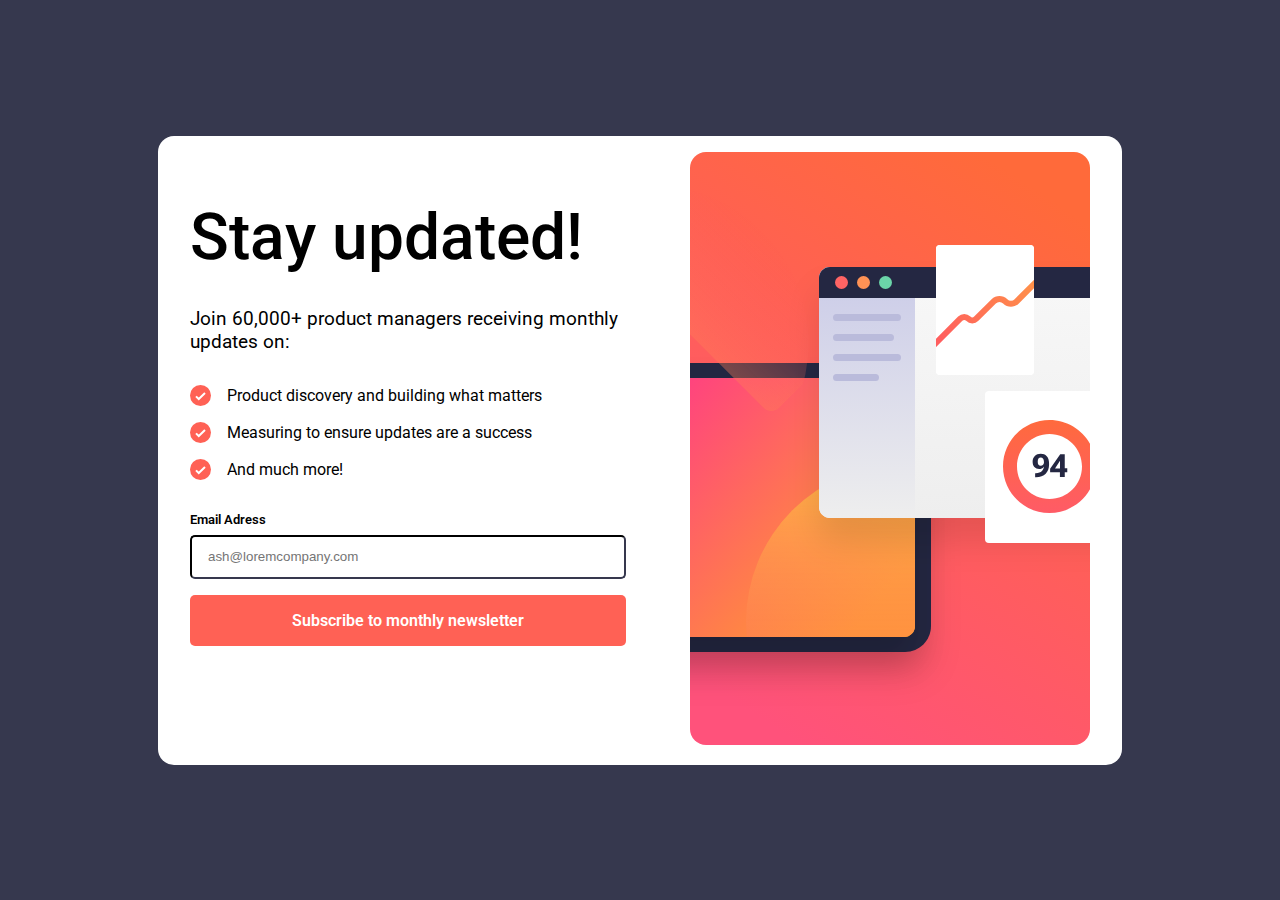
<file: index.html>
<!DOCTYPE html>
<html lang="en">
  <head>
    <meta charset="UTF-8" />
    <meta name="viewport" content="width=device-width, initial-scale=1.0" />
    <title>
      Frontend Mentor | Newsletter sign-up form with success message
    </title>
    <link rel="stylesheet" href="css/index.css" />
  </head>
  <body>
    <div id="root">
      <div class="content">
        <h2>Stay updated!</h2>
        <p>Join 60,000+ product managers receiving monthly updates on:</p>
        <ul>
          <li>
            <img src="assets/images/icon-list.svg" />
            Product discovery and building what matters
          </li>
          <li>
            <img src="assets/images/icon-list.svg" />
            Measuring to ensure updates are a success
          </li>
          <li>
            <img src="assets/images/icon-list.svg" />
            And much more!
          </li>
        </ul>
        <div class="input-div">
          <label for="">Email Adress</label>
          <input type="text" class="input" placeholder="ash@loremcompany.com" />
          <a class="btn" href="#"> Subscribe to monthly newsletter </a>
        </div>
      </div>
      <div class="image">
        <img src="assets/images/illustration-sign-up-desktop.svg" />
      </div>
    </div>

    <script src="js/script.js"></script>
  </body>
</html>
</file>
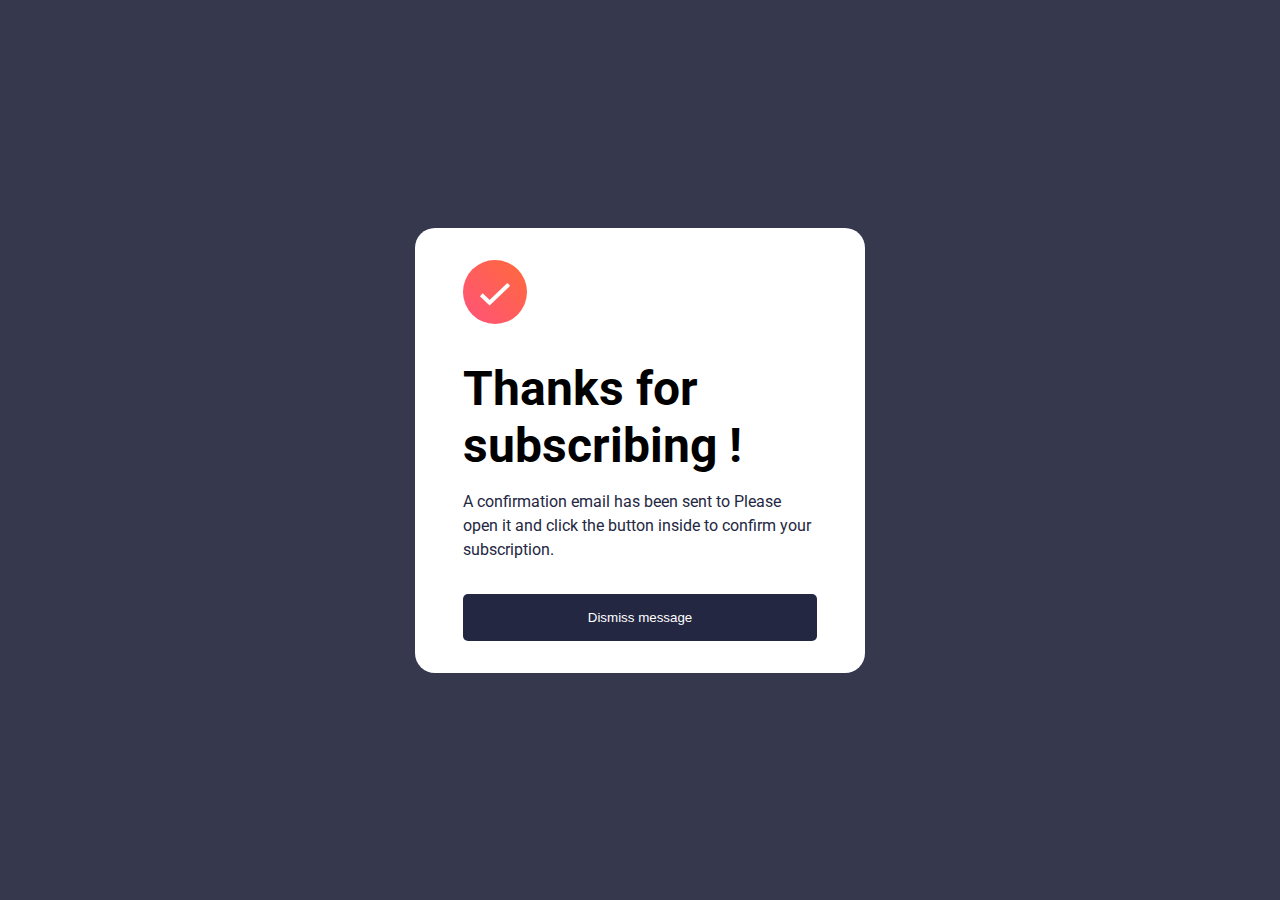
<file: succes.html>
<!DOCTYPE html>
<html lang="en">
  <head>
    <meta charset="UTF-8" />
    <meta name="viewport" content="width=device-width, initial-scale=1.0" />
    <title>Document</title>
    <link rel="stylesheet" href="css/index.css" />
  </head>
  <body>
    <div id="root">
      <div class="card">
        <img class="user-image" src="assets/images/icon-success.svg" alt="" />
        <h4>Thanks for subscribing !</h4>
        <p class="user-text">
          A confirmation email has been sent to
          <span class="email"></span>
          Please open it and click the button inside to confirm your
          subscription.
        </p>
        <button class="user-button">Dismiss message</button>
      </div>
    </div>

    <script src="js/succes.js"></script>
  </body>
</html>
</file>
<file: css/index.css>
@import url("https://fonts.googleapis.com/css2?family=Roboto:ital,wght@0,100;0,300;0,400;0,500;0,700;0,900;1,100;1,300;1,400;1,500;1,700;1,900&display=swap");

* {
  box-sizing: border-box;
  margin: 0;
  padding: 0;
}

html,
body {
  width: 100%;
  min-height: 100vh;
  background-color: var(--Charcoal-Grey);
  display: flex;
  align-items: center;
  justify-content: center;
  font-family: "Roboto", sans-serif;
  font-style: normal;
}

:root {
  --Dark-Slate-Grey: hsl(234, 29%, 20%);
  --Charcoal-Grey: hsl(235, 18%, 26%);
  --Grey: hsl(231, 7%, 60%);
  --White: hsl(0, 0%, 100%);
  --Tomato: hsl(4, 100%, 67%);
}

#root {
  display: flex;
  border-radius: 2rem;
}

li {
  list-style: none;
  margin: 1rem 0;
  display: flex;
  align-items: center;
  gap: 1rem;
}

.content {
  width: 500px;
  padding: 4rem 2rem;
  background-color: var(--White);
  display: flex;
  flex-direction: column;
  border-top-left-radius: 1rem;
  border-bottom-left-radius: 1rem;
}

.content h2 {
  width: 100%;
  font-size: 4rem;
  margin-bottom: 2rem;
  font-weight: 500;
}

.content p {
  margin-bottom: 1rem;
  font-weight: 400;
  font-size: 1.2rem;
  line-height: 1.2;
}

.image {
  padding: 1rem 2rem;
  background-color: var(--White);
  border-top-right-radius: 1rem;
  border-bottom-right-radius: 1rem;
}

.input-div {
  margin-top: 1rem;
  display: flex;
  flex-direction: column;
}

.input-div label {
  font-size: 13px;
  font-weight: 600;
  margin-bottom: 0.5rem;
}

.input-div input {
  padding: 0.8rem 1rem;
  border-radius: 5px;
  border-color: var(--Charcoal-Grey);
}

.input-div .btn {
  margin-top: 1rem;
  padding: 1rem 1rem;
  border-radius: 5px;
  border: none;
  background-color: rgb(255, 97, 85);
  color: var(--White);
  font-size: 1rem;
  font-weight: 600;
  cursor: pointer;
  text-align: center;
}
a {
  text-decoration: none;
  color: var(--White);
}

.user-image {
  margin: 1rem 0;
}

.card p {
  color: var(--Dark-Slate-Grey);
  margin: 1rem 0;
  line-height: 1.5;
}

.card span {
  color: black;
  font-weight: 600;
}

.card h4 {
  margin: 1rem 0;
  font-size: 3rem;
}
.card {
  background-color: var(--White);
  padding: 1rem 3rem;
  width: 450px;
  border-radius: 20px;
}

.user-button {
  width: 100%;
  padding: 1rem 2rem;
  text-align: center;
  background-color: var(--Dark-Slate-Grey);
  border: none;
  border-radius: 5px;
  margin: 1rem 0;
  color: var(--White);
  cursor: pointer;
}
</file>
